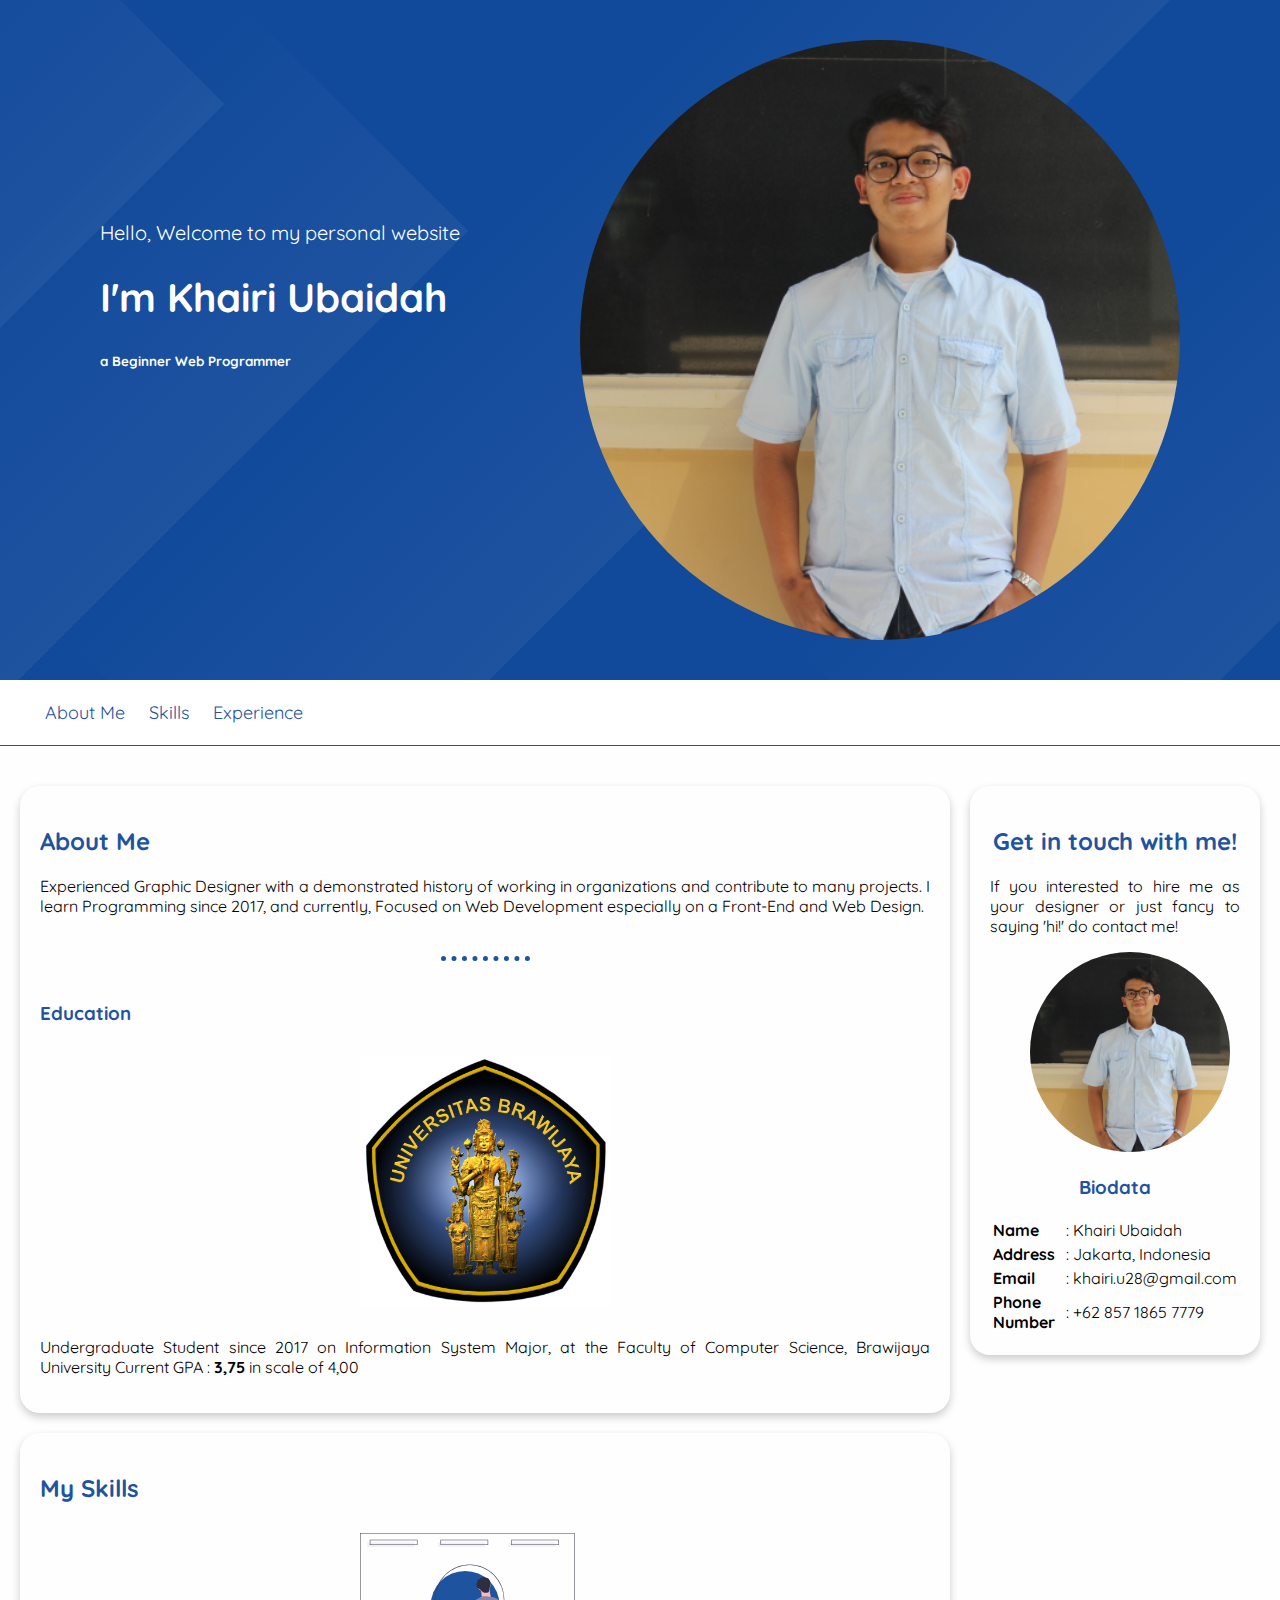
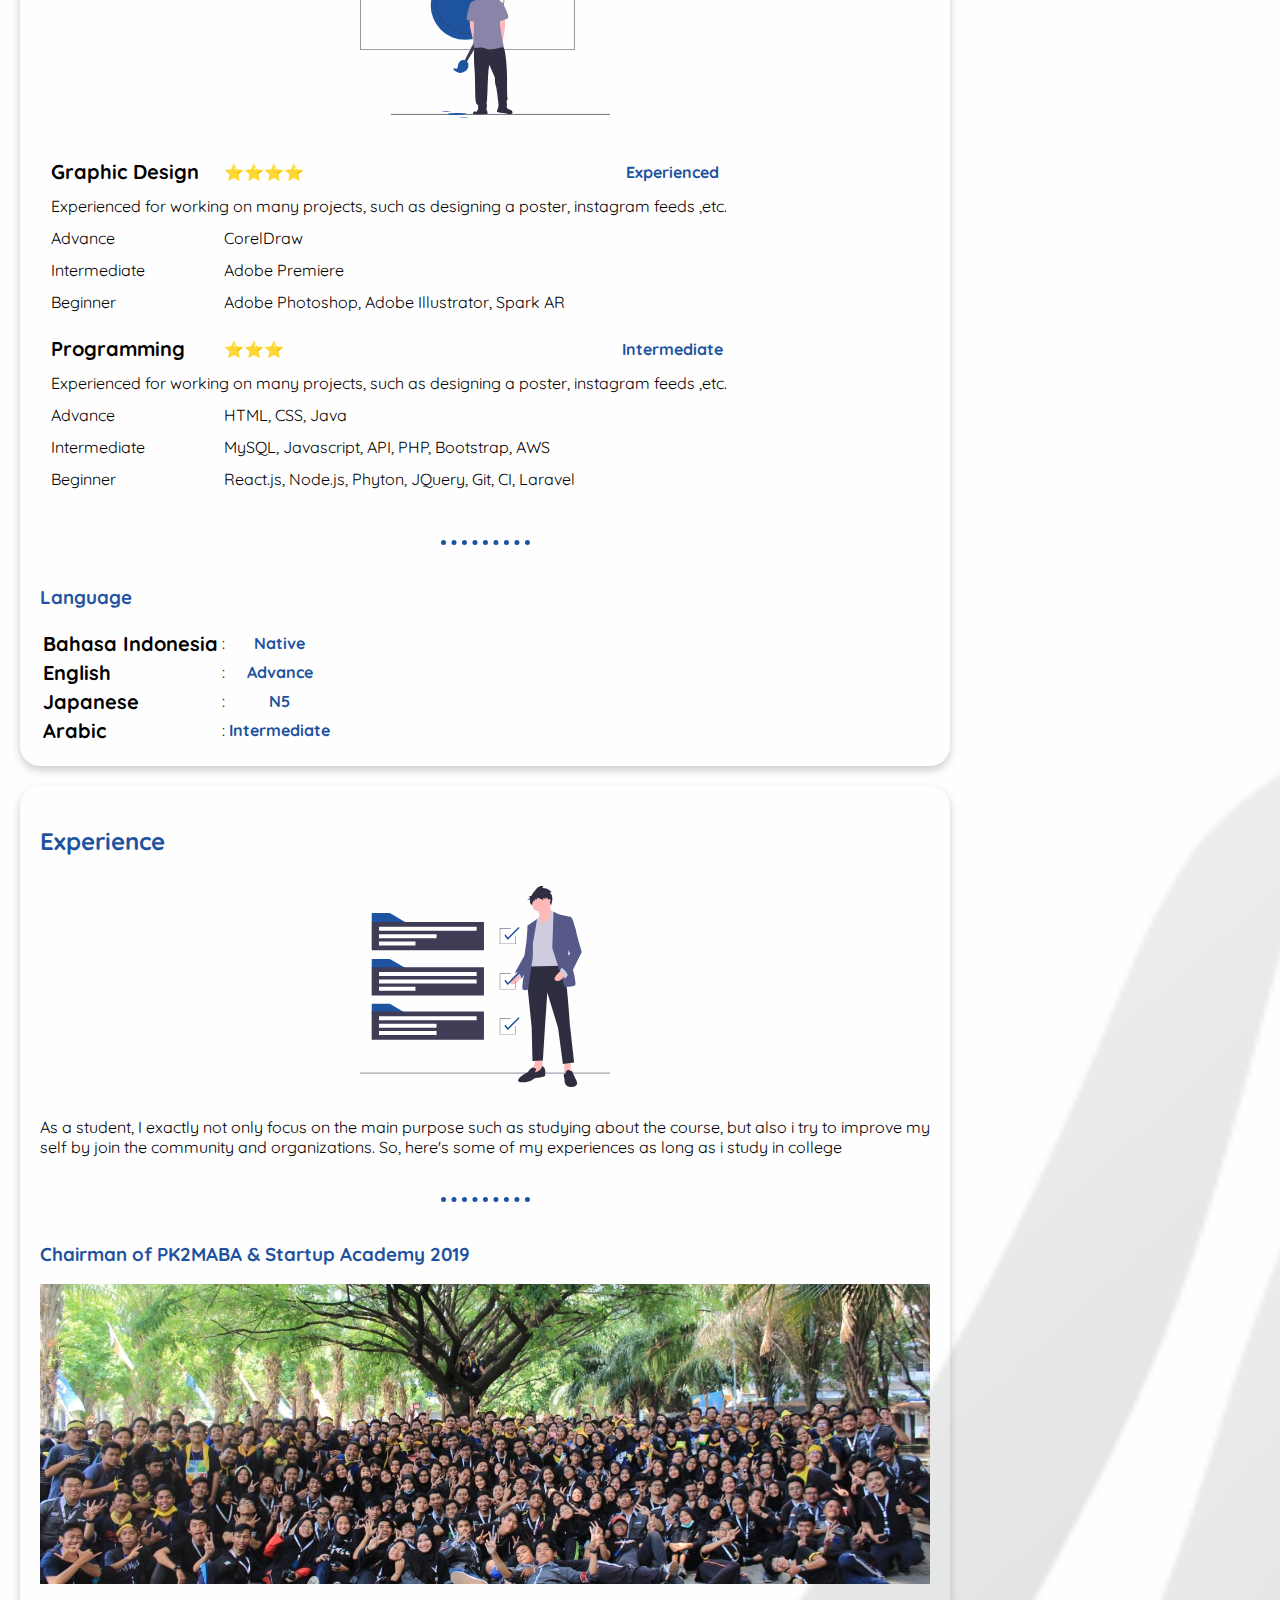
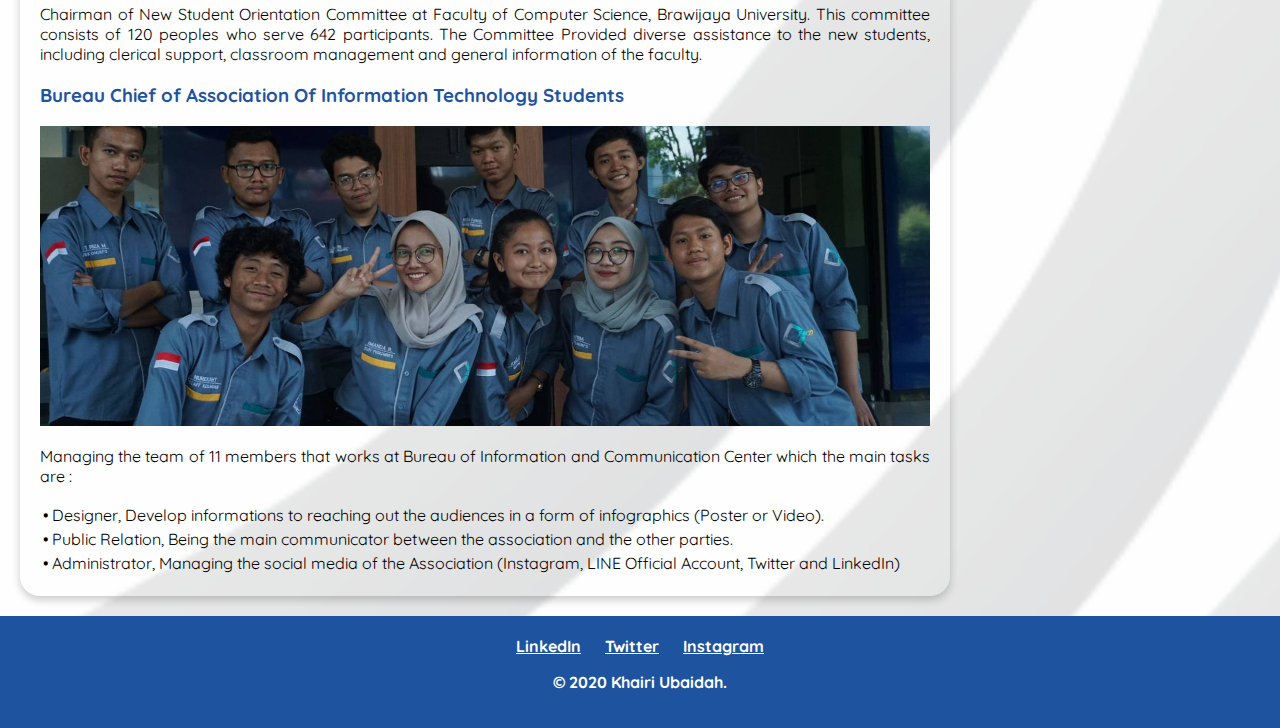
<file: index.html>
<!DOCTYPE html>
<html>

<header>
    <div class="jumbotron">
        <div class="headkiri">
            <p>Hello, Welcome to my personal website</p>
            <h1 id="judul">I'm Khairi Ubaidah</h1>
            <h6>a Beginner Web Programmer</h6>
        </div>
        <div class="headkanan">
            <img id="khairi" src="assets/image/khairi.png" alt="khairi.png">
        </div>
    </div>
    <nav>
        <ul>
            <li><a href="#aboutme">About Me</a></li>
            <li><a href="#skills">Skills</a></li>
            <li><a href="#exp">Experience</a></li>
        </ul>
    </nav>
</header>

<head>
    <title>Khairi's Personal Website</title>
    <link rel="icon" href="assets/image/favicon(2).ico">
    <link rel="stylesheet" href="assets/styles/style_submission.css">
    <meta name="viewport" content="width=device-width, initial-scale=1">
    <script src="https://ajax.googleapis.com/ajax/libs/jquery/3.3.1/jquery.min.js"></script>
    <script src="assets/submission.js"></script>
</head>

<body>
    <main>
        <div id="content">
            <article id="aboutme" class="card">
                <h2>About Me</h2>
                <p>Experienced Graphic Designer with a demonstrated history of working in organizations and contribute
                    to many projects. I learn Programming since 2017, and currently, Focused on Web Development
                    especially on a Front-End and Web Design. </p>
                <hr>
                <h3>Education</h3>
                <img class="gambar" src="assets/image/logo-ub.jpg" class="featured-image" alt="logo-ub">
                <p>Undergraduate Student since 2017 on Information System Major, at the Faculty of Computer Science,
                    Brawijaya
                    University

                    Current GPA : <b color="#1E53A0">3,75</b> in scale of 4,00</p>
            </article>

            <article id="skills" class="card">
                <h2>My Skills</h2>
                <img class="gambar" src="assets/image/undraw_innovative_b409.svg" class="featured-image" alt="skill">
                <!-- <hr>
                <h3>Skills</h3> -->
                <table class="skills table" cellspacing="10">
                    <tr>
                        <th>Graphic Design</th>
                        <td>⭐⭐⭐⭐</td>
                        <td class="lvl">Experienced</td>
                    </tr>
                    <tr>
                        <td colspan="3">Experienced for working on many projects, such as designing a poster, instagram
                            feeds ,etc.</td>
                    </tr>
                    <tr>
                        <td>Advance</td>
                        <td>CorelDraw</td>
                        <td></td>
                    </tr>
                    <tr>
                        <td>Intermediate</td>
                        <td>Adobe Premiere</td>
                        <td></td>
                    </tr>
                    <tr>
                        <td>Beginner</td>
                        <td>Adobe Photoshop, Adobe Illustrator, Spark AR</td>
                        <td></td>
                    </tr>

                    <tr>
                        <td></td>
                    </tr>

                    <tr>
                        <th>Programming</th>
                        <td>⭐⭐⭐</td>
                        <td class="lvl">Intermediate</td>
                    </tr>
                    <tr>
                        <td colspan="3">Experienced for working on many projects, such as designing a poster, instagram
                            feeds ,etc.</td>
                    </tr>
                    <tr>
                        <td>Advance</td>
                        <td>HTML, CSS, Java</td>
                        <td></td>
                    </tr>
                    <tr>
                        <td>Intermediate</td>
                        <td>MySQL, Javascript, API, PHP, Bootstrap, AWS</td>
                        <td></td>
                    </tr>
                    <tr>
                        <td>Beginner</td>
                        <td>React.js, Node.js, Phyton, JQuery, Git, CI, Laravel</td>
                        <td></td>
                    </tr>
                </table>
                <hr>
                <h3>Language</h3>
                <table>
                    <tr>
                        <th>Bahasa Indonesia</th>
                        <td>:</td>
                        <td class="lvl">Native</td>
                    </tr>
                    <tr>
                        <th>English</th>
                        <td>:</td>
                        <td class="lvl">Advance</td>
                    </tr>
                    <tr>
                        <th>Japanese</th>
                        <td>:</td>
                        <td class="lvl">N5</td>
                    </tr>
                    <tr>
                        <th>Arabic</th>
                        <td>:</td>
                        <td class="lvl">Intermediate</td>
                    </tr>
                </table>
            </article>

            <article id="exp" class="card">
                <h2>Experience</h2>
                <img class="gambar" src="assets/image/undraw_project_completed_w0oq.svg" class="featured-image" alt="exp">
                <p>As a student, I exactly not only focus on the main purpose such as studying about the course, but
                    also i try to improve my self by join the community and organizations. So, here's some of my
                    experiences as long as i study in college</p>
                    <hr>
                <section>
                    <h3>Chairman of PK2MABA & Startup Academy 2019</h3>
                    <img src="assets/image/pk2.jpg" class="featured-image" alt="pk2">
                    <p>Chairman of New Student Orientation Committee at Faculty of Computer Science, Brawijaya
                        University. This committee consists of 120 peoples who serve 642 participants.
                        The Committee Provided diverse assistance to the new students, including clerical support,
                        classroom management and general information of the faculty.
                    </p>
                </section>                
                <section>
                    <h3>Bureau Chief of Association Of Information Technology Students</h3>
                    <img src="assets/image/puskom.jpg" class="featured-image" alt="puskom">
                    <p>Managing the team of 11 members that works at Bureau of Information and Communication Center
                        which the main tasks are :
                    </p>
                    <table>
                        <tr>
                            <td>•</td>
                            <td>Designer, Develop informations to reaching out the audiences in a form of infographics
                                (Poster
                                or Video).</td>
                        </tr>
                        <tr>
                            <td>•</td>
                            <td>Public Relation, Being the main communicator between the association and the other
                                parties.</td>
                        </tr>
                        <tr>
                            <td>•</td>
                            <td>Administrator, Managing the social media of the Association (Instagram, LINE Official
                                Account,
                                Twitter and LinkedIn)</td>
                        </tr>
                    </table>
                </section>
            </article>
        </div>

        <aside>
            <article class="profile card">
                <header>
                    <h2>Get in touch with me!</h2>
                    <p>If you interested to hire me as your designer or just fancy to saying 'hi!' do contact me!</p>
                    <figure>
                        <img id="khairiProfile" src="assets/image/khairi.png">
                    </figure>
                </header>
                <section>
                    <h3>Biodata</h3>
                    <table>
                        <tr>
                            <th>Name</th>
                            <td>:</td>
                            <td>Khairi Ubaidah</td>
                        </tr>
                        <tr>
                            <th>Address</th>
                            <td>:</td>
                            <td>Jakarta, Indonesia</td>
                        </tr>
                        <tr>
                            <th>Email</th>
                            <td>:</td>
                            <td>khairi.u28@gmail.com</td>
                        </tr>
                        <tr>
                            <th>Phone Number</th>
                            <td>:</td>
                            <td>+62 857 1865 7779</td>
                        </tr>
                    </table>
                </section>
            </article>
        </aside>
    </main>

    <footer class="footer">
        <a class="footer-link" href="https://www.linkedin.com/in/khairi-u28/">LinkedIn</a>
        <a class="footer-link" href="https://twitter.com/KU_2848">Twitter</a>
        <a class="footer-link" href="https://www.instagram.com/khairi_u28/">Instagram</a>
        <p>© 2020 Khairi Ubaidah.</p>
    </footer>
</body>

</html>
</file>
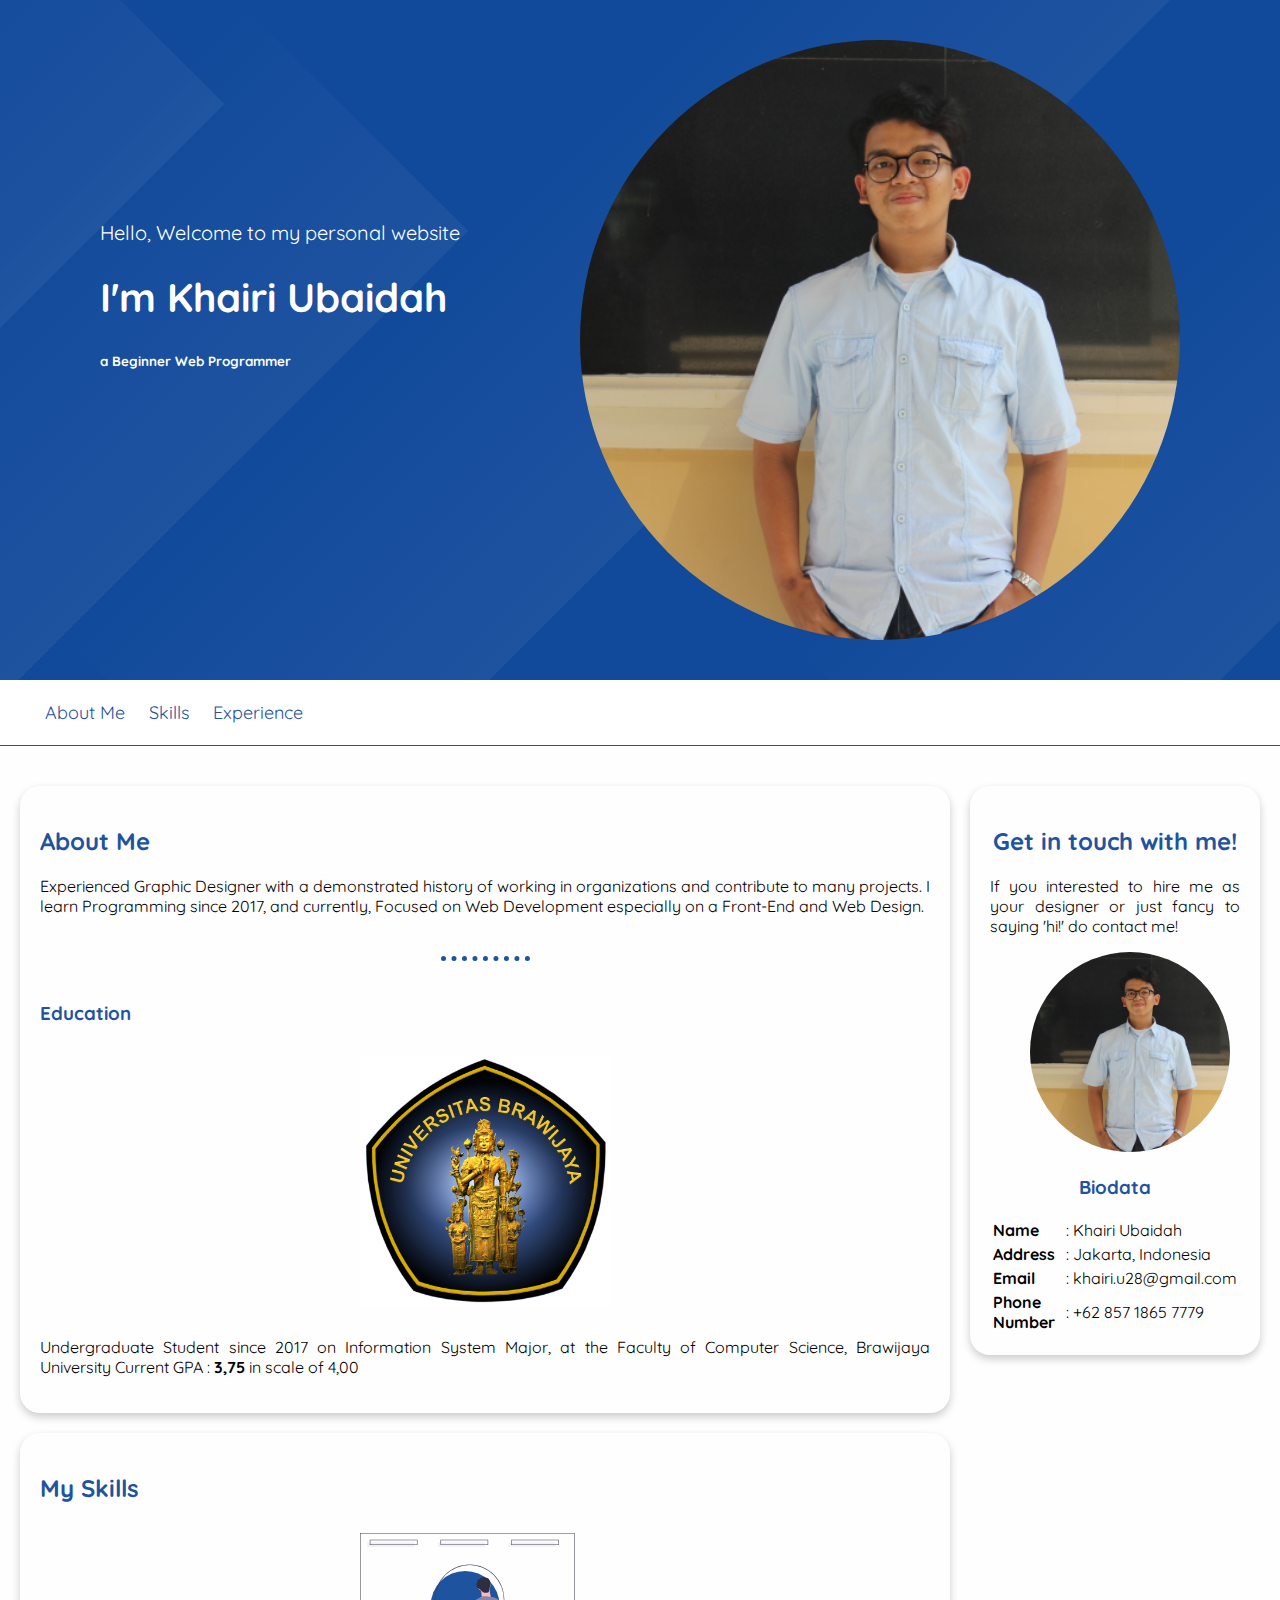
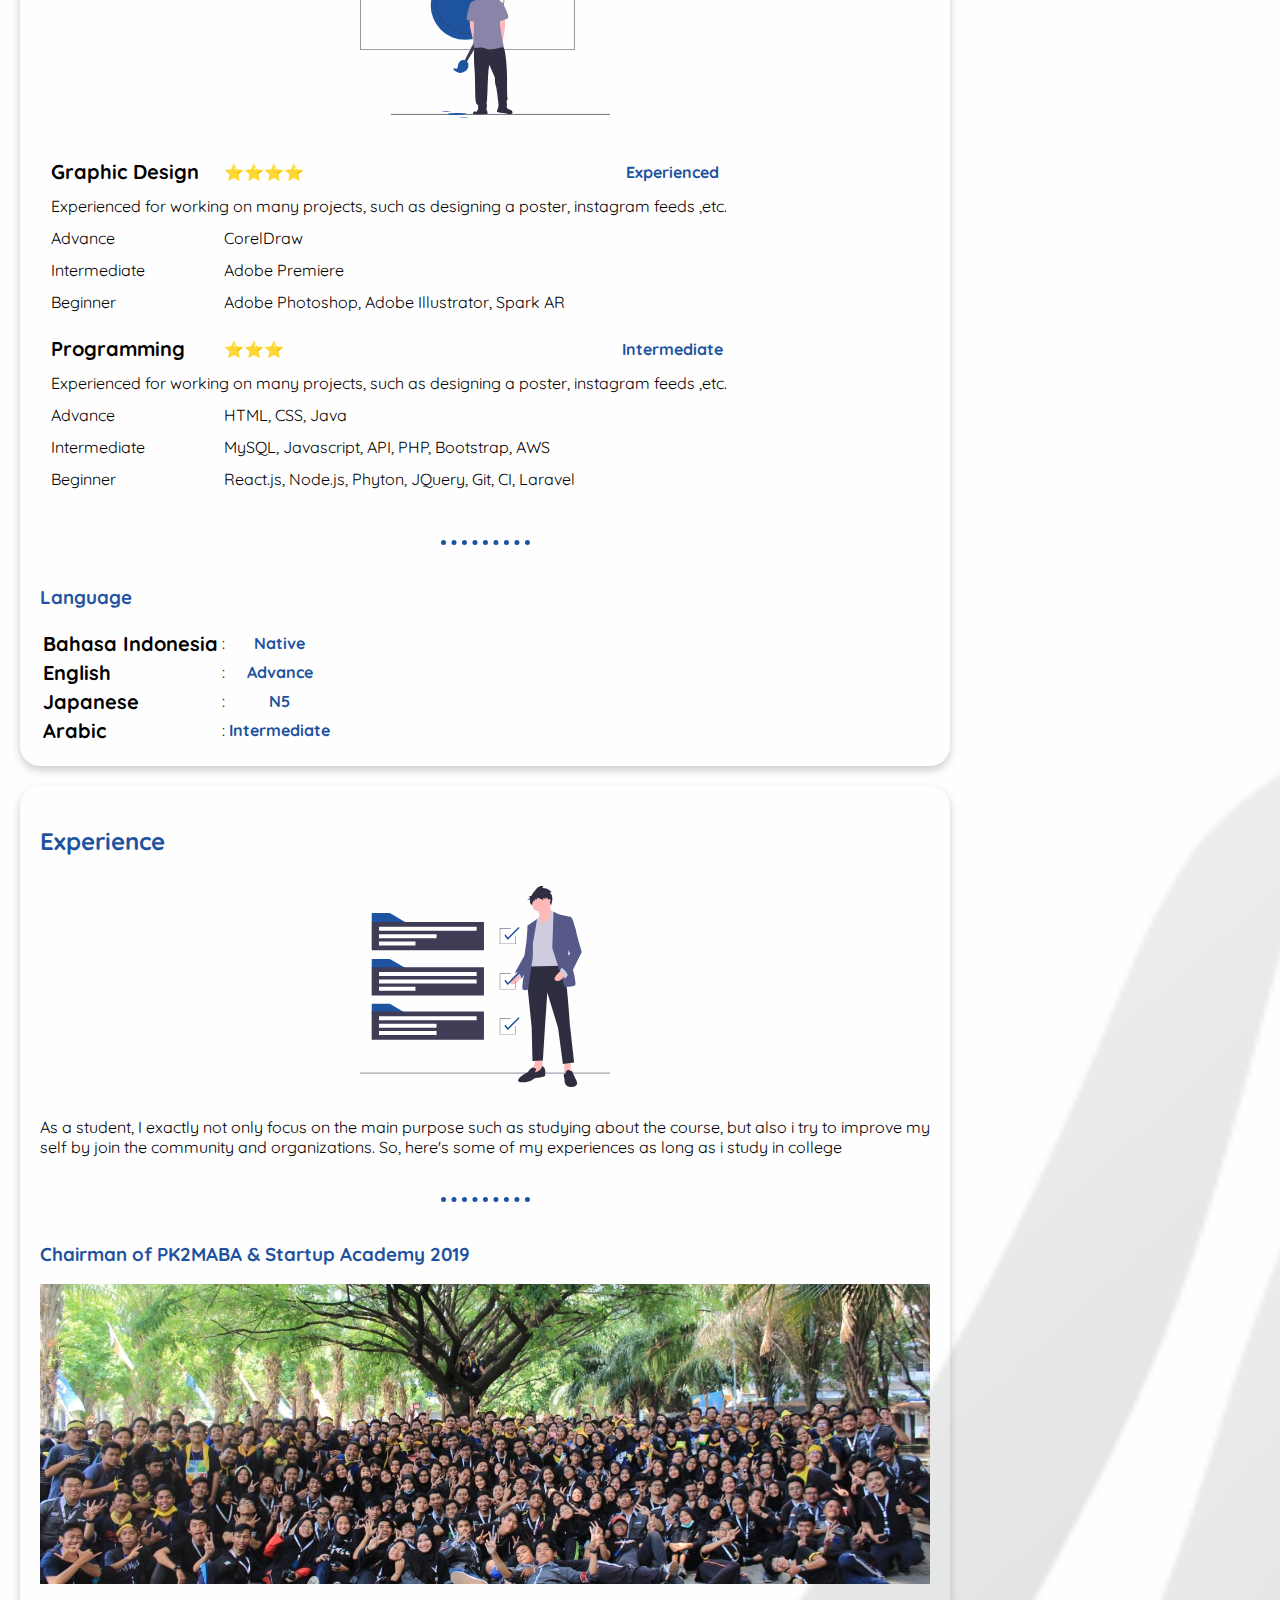
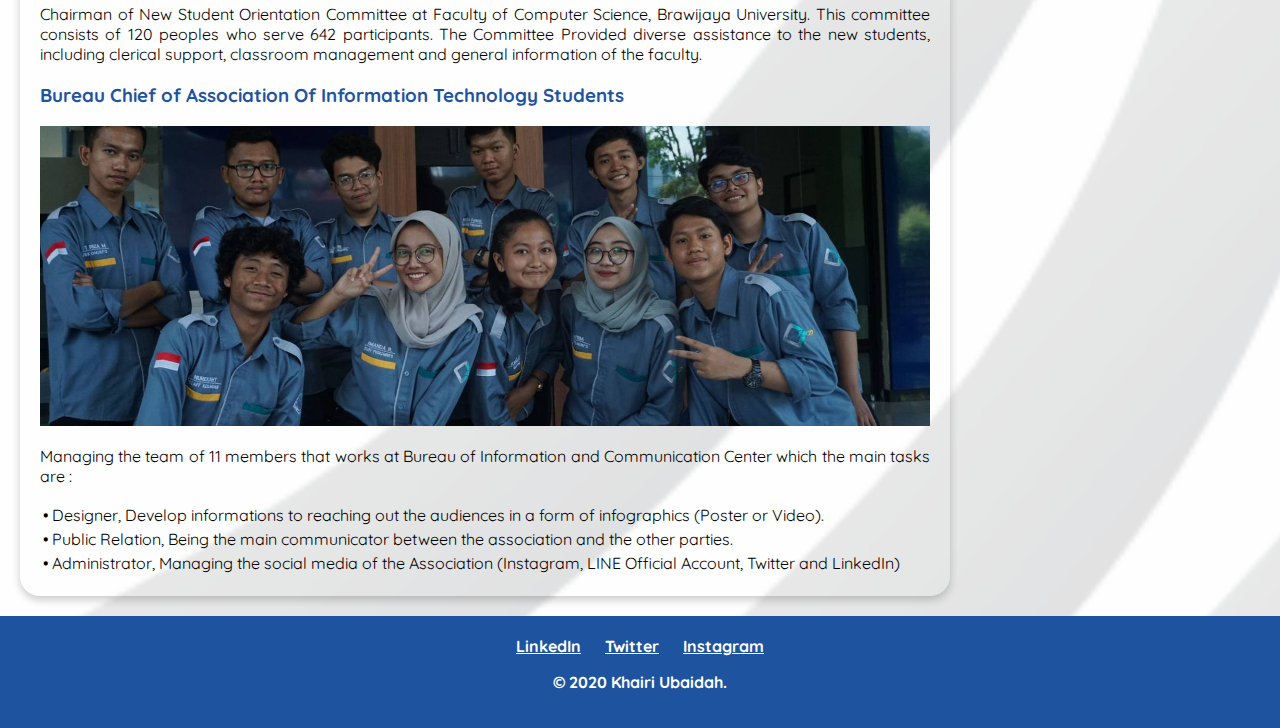
<file: submission.html>
<!DOCTYPE html>
<html>

<header>
    <div class="jumbotron">
        <div class="headkiri">
            <p>Hello, Welcome to my personal website</p>
            <h1 id="judul">I'm Khairi Ubaidah</h1>
            <h6>a Beginner Web Programmer</h6>
        </div>
        <div class="headkanan">
            <img id="khairi" src="assets/image/khairi.png" alt="khairi.png">
        </div>
    </div>
    <nav>
        <ul>
            <li><a href="#aboutme">About Me</a></li>
            <li><a href="#skills">Skills</a></li>
            <li><a href="#exp">Experience</a></li>
        </ul>
    </nav>
</header>

<head>
    <title>Khairi's Personal Website</title>
    <link rel="icon" href="assets/image/favicon(2).ico">
    <link rel="stylesheet" href="assets/styles/style_submission.css">
    <meta name="viewport" content="width=device-width, initial-scale=1">
    <script src="https://ajax.googleapis.com/ajax/libs/jquery/3.3.1/jquery.min.js"></script>
    <script src="assets/submission.js"></script>
</head>

<body>
    <main>
        <div id="content">
            <article id="aboutme" class="card">
                <h2>About Me</h2>
                <p>Experienced Graphic Designer with a demonstrated history of working in organizations and contribute
                    to many projects. I learn Programming since 2017, and currently, Focused on Web Development
                    especially on a Front-End and Web Design. </p>
                <hr>
                <h3>Education</h3>
                <img class="gambar" src="assets/image/logo-ub.jpg" class="featured-image" alt="logo-ub">
                <p>Undergraduate Student since 2017 on Information System Major, at the Faculty of Computer Science,
                    Brawijaya
                    University

                    Current GPA : <b color="#1E53A0">3,75</b> in scale of 4,00</p>
            </article>

            <article id="skills" class="card">
                <h2>My Skills</h2>
                <img class="gambar" src="assets/image/undraw_innovative_b409.svg" class="featured-image" alt="skill">
                <!-- <hr>
                <h3>Skills</h3> -->
                <table class="skills table" cellspacing="10">
                    <tr>
                        <th>Graphic Design</th>
                        <td>⭐⭐⭐⭐</td>
                        <td class="lvl">Experienced</td>
                    </tr>
                    <tr>
                        <td colspan="3">Experienced for working on many projects, such as designing a poster, instagram
                            feeds ,etc.</td>
                    </tr>
                    <tr>
                        <td>Advance</td>
                        <td>CorelDraw</td>
                        <td></td>
                    </tr>
                    <tr>
                        <td>Intermediate</td>
                        <td>Adobe Premiere</td>
                        <td></td>
                    </tr>
                    <tr>
                        <td>Beginner</td>
                        <td>Adobe Photoshop, Adobe Illustrator, Spark AR</td>
                        <td></td>
                    </tr>

                    <tr>
                        <td></td>
                    </tr>

                    <tr>
                        <th>Programming</th>
                        <td>⭐⭐⭐</td>
                        <td class="lvl">Intermediate</td>
                    </tr>
                    <tr>
                        <td colspan="3">Experienced for working on many projects, such as designing a poster, instagram
                            feeds ,etc.</td>
                    </tr>
                    <tr>
                        <td>Advance</td>
                        <td>HTML, CSS, Java</td>
                        <td></td>
                    </tr>
                    <tr>
                        <td>Intermediate</td>
                        <td>MySQL, Javascript, API, PHP, Bootstrap, AWS</td>
                        <td></td>
                    </tr>
                    <tr>
                        <td>Beginner</td>
                        <td>React.js, Node.js, Phyton, JQuery, Git, CI, Laravel</td>
                        <td></td>
                    </tr>
                </table>
                <hr>
                <h3>Language</h3>
                <table>
                    <tr>
                        <th>Bahasa Indonesia</th>
                        <td>:</td>
                        <td class="lvl">Native</td>
                    </tr>
                    <tr>
                        <th>English</th>
                        <td>:</td>
                        <td class="lvl">Advance</td>
                    </tr>
                    <tr>
                        <th>Japanese</th>
                        <td>:</td>
                        <td class="lvl">N5</td>
                    </tr>
                    <tr>
                        <th>Arabic</th>
                        <td>:</td>
                        <td class="lvl">Intermediate</td>
                    </tr>
                </table>
            </article>

            <article id="exp" class="card">
                <h2>Experience</h2>
                <img class="gambar" src="assets/image/undraw_project_completed_w0oq.svg" class="featured-image" alt="exp">
                <p>As a student, I exactly not only focus on the main purpose such as studying about the course, but
                    also i try to improve my self by join the community and organizations. So, here's some of my
                    experiences as long as i study in college</p>
                    <hr>
                <section>
                    <h3>Chairman of PK2MABA & Startup Academy 2019</h3>
                    <img src="assets/image/pk2.jpg" class="featured-image" alt="pk2">
                    <p>Chairman of New Student Orientation Committee at Faculty of Computer Science, Brawijaya
                        University. This committee consists of 120 peoples who serve 642 participants.
                        The Committee Provided diverse assistance to the new students, including clerical support,
                        classroom management and general information of the faculty.
                    </p>
                </section>                
                <section>
                    <h3>Bureau Chief of Association Of Information Technology Students</h3>
                    <img src="assets/image/puskom.jpg" class="featured-image" alt="puskom">
                    <p>Managing the team of 11 members that works at Bureau of Information and Communication Center
                        which the main tasks are :
                    </p>
                    <table>
                        <tr>
                            <td>•</td>
                            <td>Designer, Develop informations to reaching out the audiences in a form of infographics
                                (Poster
                                or Video).</td>
                        </tr>
                        <tr>
                            <td>•</td>
                            <td>Public Relation, Being the main communicator between the association and the other
                                parties.</td>
                        </tr>
                        <tr>
                            <td>•</td>
                            <td>Administrator, Managing the social media of the Association (Instagram, LINE Official
                                Account,
                                Twitter and LinkedIn)</td>
                        </tr>
                    </table>
                </section>
            </article>
        </div>

        <aside>
            <article class="profile card">
                <header>
                    <h2>Get in touch with me!</h2>
                    <p>If you interested to hire me as your designer or just fancy to saying 'hi!' do contact me!</p>
                    <figure>
                        <img id="khairiProfile" src="assets/image/khairi.png">
                    </figure>
                </header>
                <section>
                    <h3>Biodata</h3>
                    <table>
                        <tr>
                            <th>Name</th>
                            <td>:</td>
                            <td>Khairi Ubaidah</td>
                        </tr>
                        <tr>
                            <th>Address</th>
                            <td>:</td>
                            <td>Jakarta, Indonesia</td>
                        </tr>
                        <tr>
                            <th>Email</th>
                            <td>:</td>
                            <td>khairi.u28@gmail.com</td>
                        </tr>
                        <tr>
                            <th>Phone Number</th>
                            <td>:</td>
                            <td>+62 857 1865 7779</td>
                        </tr>
                    </table>
                </section>
            </article>
        </aside>
    </main>

    <footer class="footer">
        <a class="footer-link" href="https://www.linkedin.com/in/khairi-u28/">LinkedIn</a>
        <a class="footer-link" href="https://twitter.com/KU_2848">Twitter</a>
        <a class="footer-link" href="https://www.instagram.com/khairi_u28/">Instagram</a>
        <p>© 2020 Khairi Ubaidah.</p>
    </footer>
</body>

</html>
</file>
<file: assets/styles/style_submission.css>
@import url('https://fonts.googleapis.com/css2?family=Quicksand:wght@400;700&display=swap');

* {
    box-sizing: border-box;
}

aside {
    float: right;
    width: 25%;
    padding-left: 20px;
}

body {
    font-family: 'Quicksand', sans-serif;
    font-size: 16px;
    margin: 0;
    padding: 0;
    background: url('body.gif');
    -webkit-background-size: cover;
    -moz-background-size: cover;
    -o-background-size: cover;
    background-size: cover;
}

footer {
    padding: 20px;
    color: white;
    background-color: #1E53A0;
    text-align: center;
    font-weight: bold;
}

header {
    display: inline;
}

h1 {
    font-size: 150%;    
}

h2,
h3 {    
    color: #1E53A0;
}

hr {
    margin-bottom: 40px;
    margin-top: 40px;
    border-style: none;
    border-top-style: dotted;
    border-width: 5px;
    border-color: #1E53A0;
    width: 10%
}

main {
    padding: 20px;
    overflow: auto;
}

nav {
    border-bottom: 1px solid #1E53A0;
    background-color: #ffffff;
    padding: 5px;
    position: sticky;
    top: 0;
}

nav a {
    text-align: center;
    font-size: 18px;
    font-weight: 400;
    text-decoration: none;
    color: #1E53A0;
}

nav a:hover {
    font-weight: bold;
    /* text-decoration: underline; */
    border-bottom: 3px solid #1E53A0;
}

nav a:active {
    border-bottom: 3px solid #1E53A0;
}

nav li {
    display: inline;
    list-style-type: none;
    margin-right: 20px;
    color: blue;
}

p {
    text-align: justify;
}


/* CLASS */
.card {
    box-shadow: 0 4px 8px 0 rgba(0, 0, 0, 0.2);
    border-radius: 20px;
    padding: 20px;
    margin-top: 20px;
}

.featured-image {
    width: 100%;
    max-height: 300px;
    object-fit: cover;
    object-position: center;
}

.footer p{
    text-align: center;
}

.footer-link {
    color: white;
    margin-left: 10px;
    margin-right: 10px;
}

.gambar {
    display: block;
    width: 250px;
    margin-right: auto;
    margin-left: auto;
    margin-top: 30px;
    margin-bottom: 30px;
}

.headkiri {
    text-align: left;
    /* width: 50%;
    height: 100%;*/
    padding: 8em 5%;
    flex-grow: 1;
}

.headkanan {
    text-align: center;
    /* width: 100%;
    height: 100%;*/
    padding: 0em 5%;
    flex-grow: 1;
}

.jumbotron {
    display: flex;
    font-size: 20px;
    padding: 40px;
    height: 680px;
    width: 100%;
    /* background-color: #1E53A0; */
    /* background-image: url(./assets/header.svg); */
    background: url('header.svg');
    -webkit-background-size: cover;
    -moz-background-size: cover;
    -o-background-size: cover;
    background-size: cover;
    text-align: center;
    color: white;
}

.jumbotron p{
    text-align: left;
}

.lvl {
    color: #1E53A0;
    font-weight: bold;
    text-align: center;
}

.profile header {
    text-align: center;
}

.profile img {
    width: 200px;
}

.profile h3 {
    text-align: center;
}

.profile th {
    text-align: left;
}

.table {
    margin-top: 30px;
    margin-bottom: 30px;
}

/* ID */
#content {
    float: left;
    width: 75%;
}

#judul {
    font-size: 40px;
}

#khairi {
    border-radius: 50%;
    width: 600px;
    margin-right: auto;
    margin-left: auto;
    object-fit: cover;
    object-position: center;
}

#khairiProfile {
    width: 200px;
    border-radius: 50%;
}

#skills th {
    font-size: 20px;
    text-align: left;
}

/* Media Queries */
@media screen and (max-width: 1000px) {

    #content,
    aside {
        width: 100%;
        padding: 0;
    }

    #khairi {
        visibility: hidden;
        width: 0;
    }
    
}
</file>
